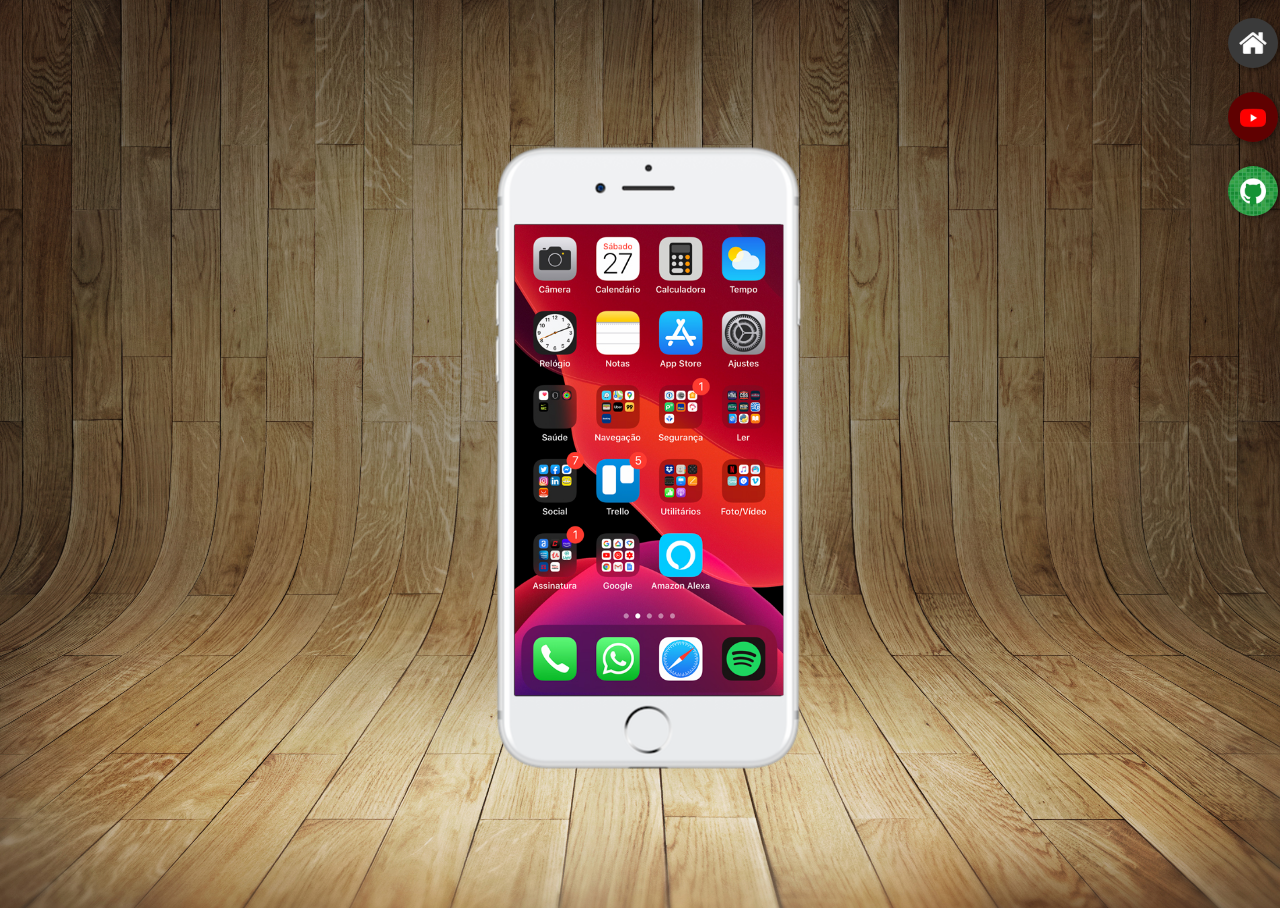
<file: index.html>
<!DOCTYPE html>
<html lang="pt-br">
<head>
    <meta charset="UTF-8">
    <meta name="viewport" content="width=device-width, initial-scale=1.0">
    <link rel="shortcut icon" href="favicon.ico" type="image/x-icon">
    <link rel="stylesheet" href="estilos/style.css">
    <title>Projeto Redes Sociais</title>
</head>
<body>
    <main>
        <section id="telefone">
            <iframe src="home.html" name="tela" id="tela" frameborder="0"></iframe>
        </section>
        <section id="redes-sociais">
            <a href="home.html" target="tela"><img src="imagens/logo-home.jpg" alt="Home"></a> <br>
            <a href="youtube.html" target="tela"><img src="imagens/logo-youtube.jpg" alt="YouTube"></a><br>
            <a href="github.html" target="tela"><img src="imagens/logo-github.jpg" alt="GitHub"></a>
        </section>
    </main>
</body>
</html>
</file>
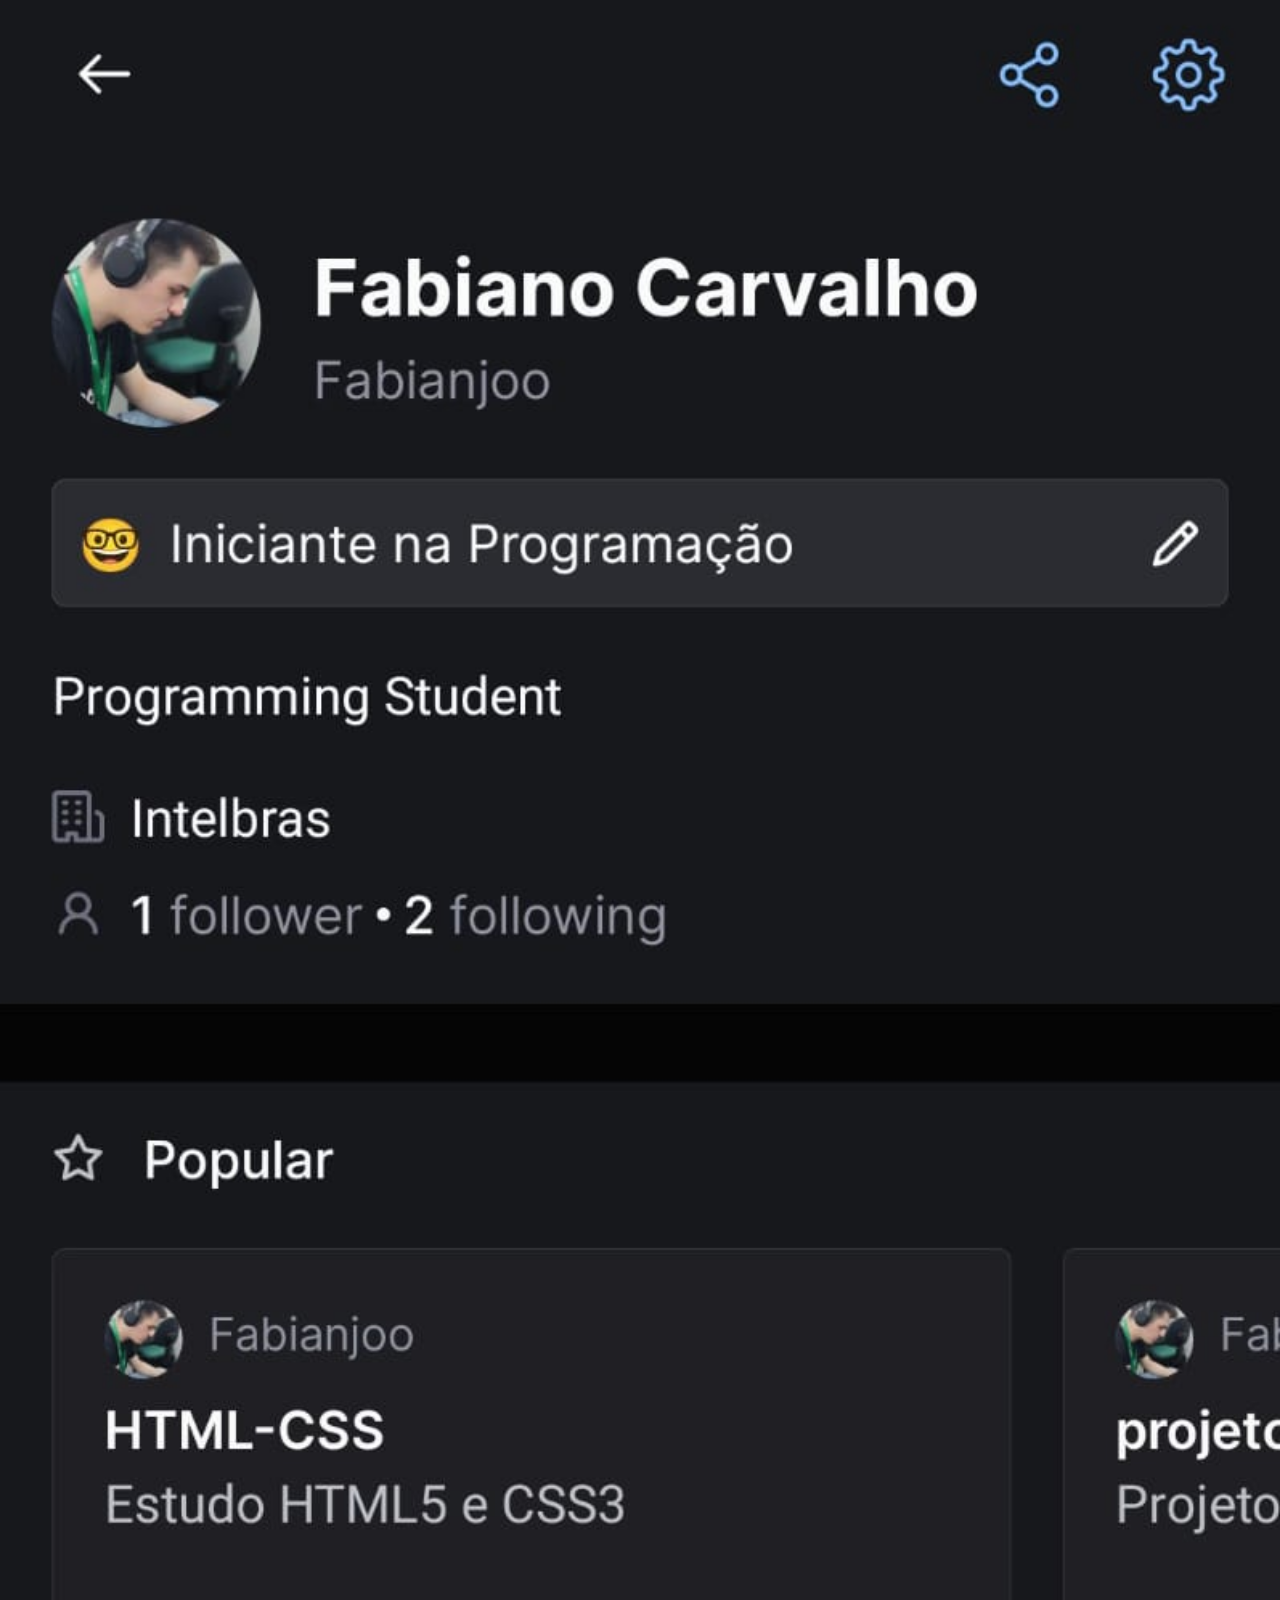
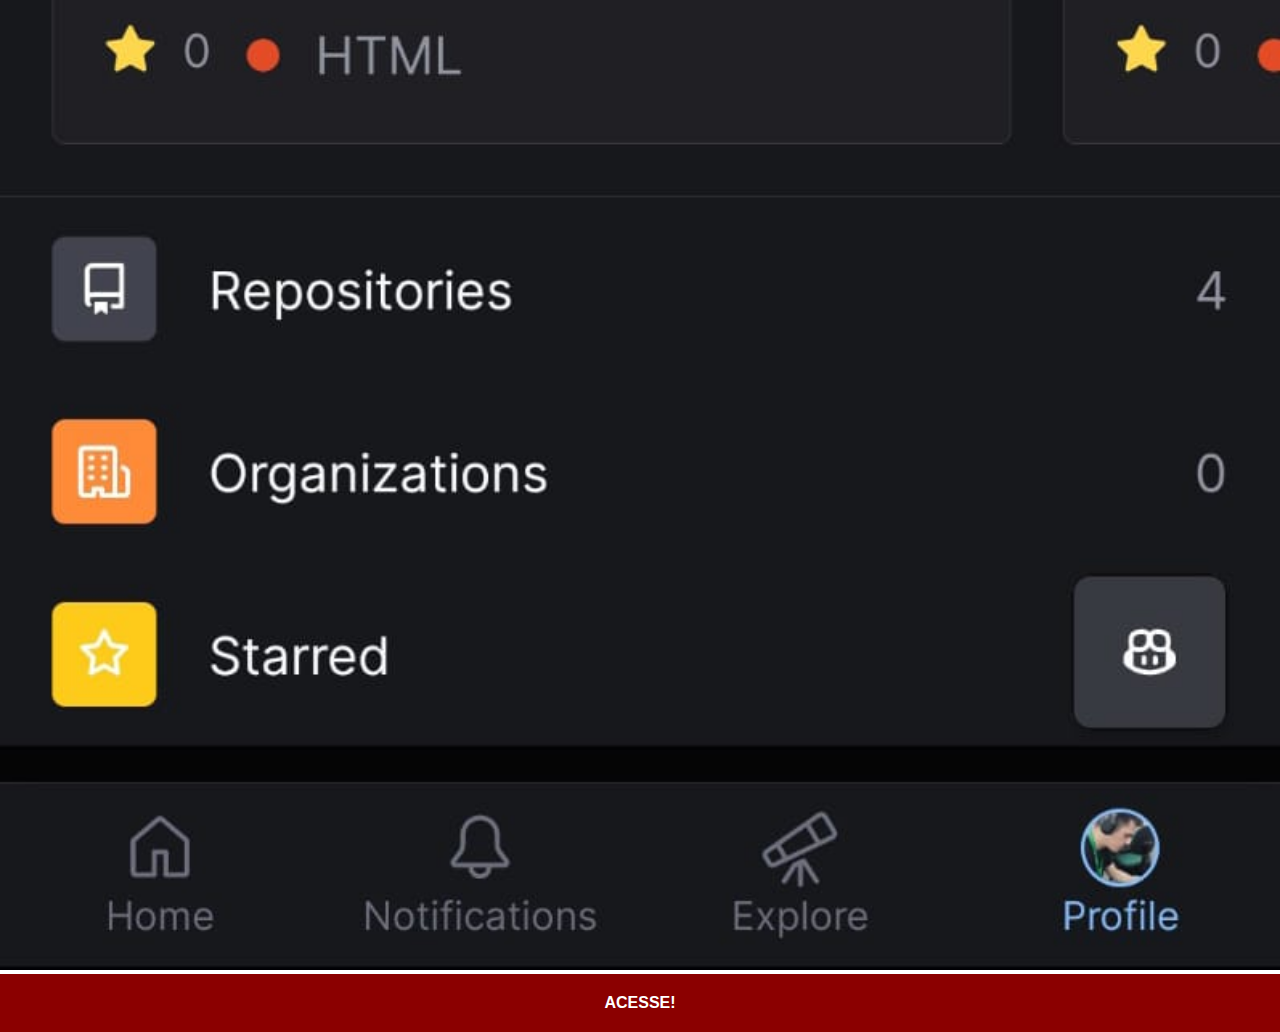
<file: github.html>
<!DOCTYPE html>
<html lang="pt-br">
<head>
    <meta charset="UTF-8">
    <meta name="viewport" content="width=device-width, initial-scale=1.0">
    <title>GitHub</title>
    <link rel="stylesheet" href="estilos/social.css">
</head>
<body>
    <img src="imagens/tela-github.jpg" alt="GitHub">
    <a href="https://github.com/Fabianjoo" target="_blank">ACESSE!</a>
</body>
</html>
</file>
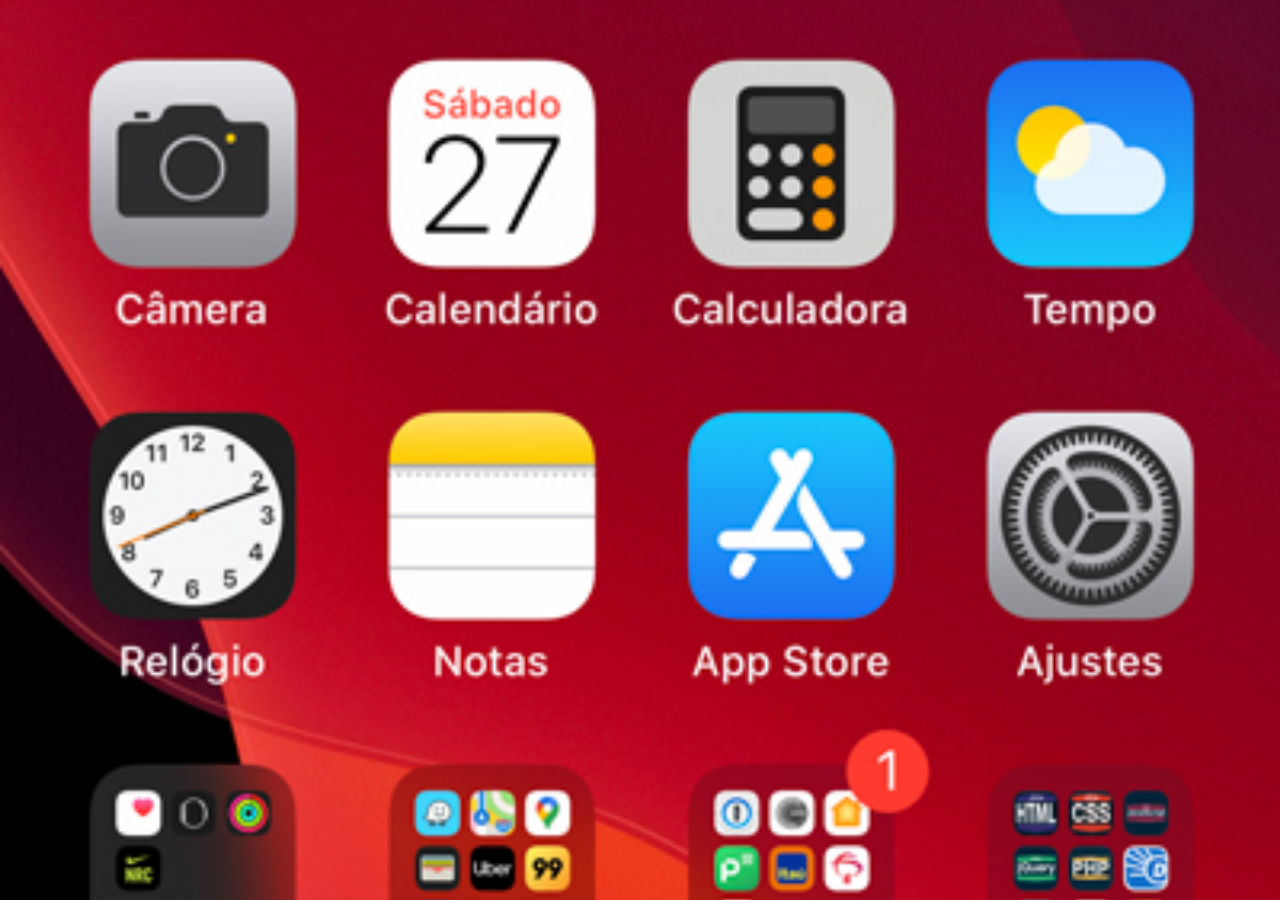
<file: home.html>
<!DOCTYPE html>
<html lang="pt-br">
<head>
    <meta charset="UTF-8">
    <meta name="viewport" content="width=device-width, initial-scale=1.0">
    <title>Home</title>
</head>
<style>
    *{
        margin: 0px;
        padding: 0px;
    }

    body{
        width: 100vw;
        height: 100vh;
        background: black url('imagens/tela-home.jpg') no-repeat center top;
        background-size: cover;
    }
</style>
<body>
    
</body>
</html>
</file>
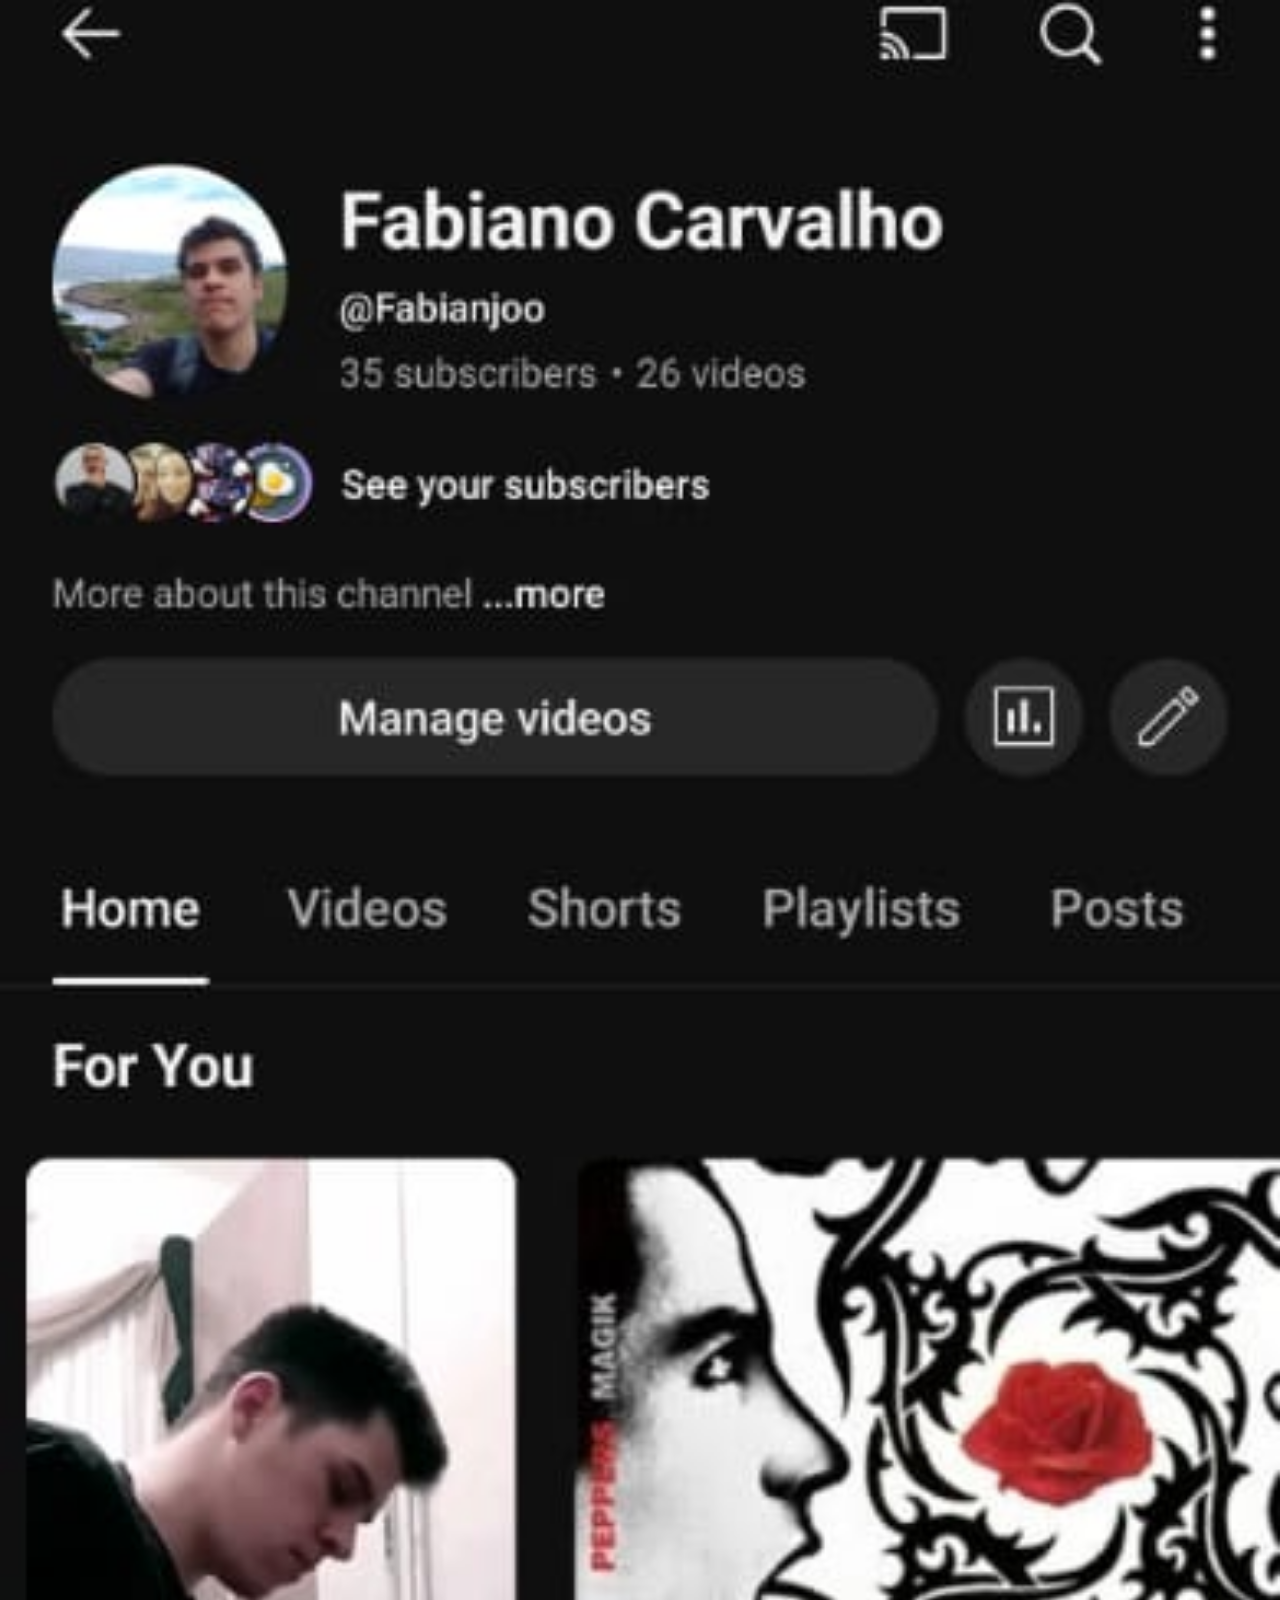
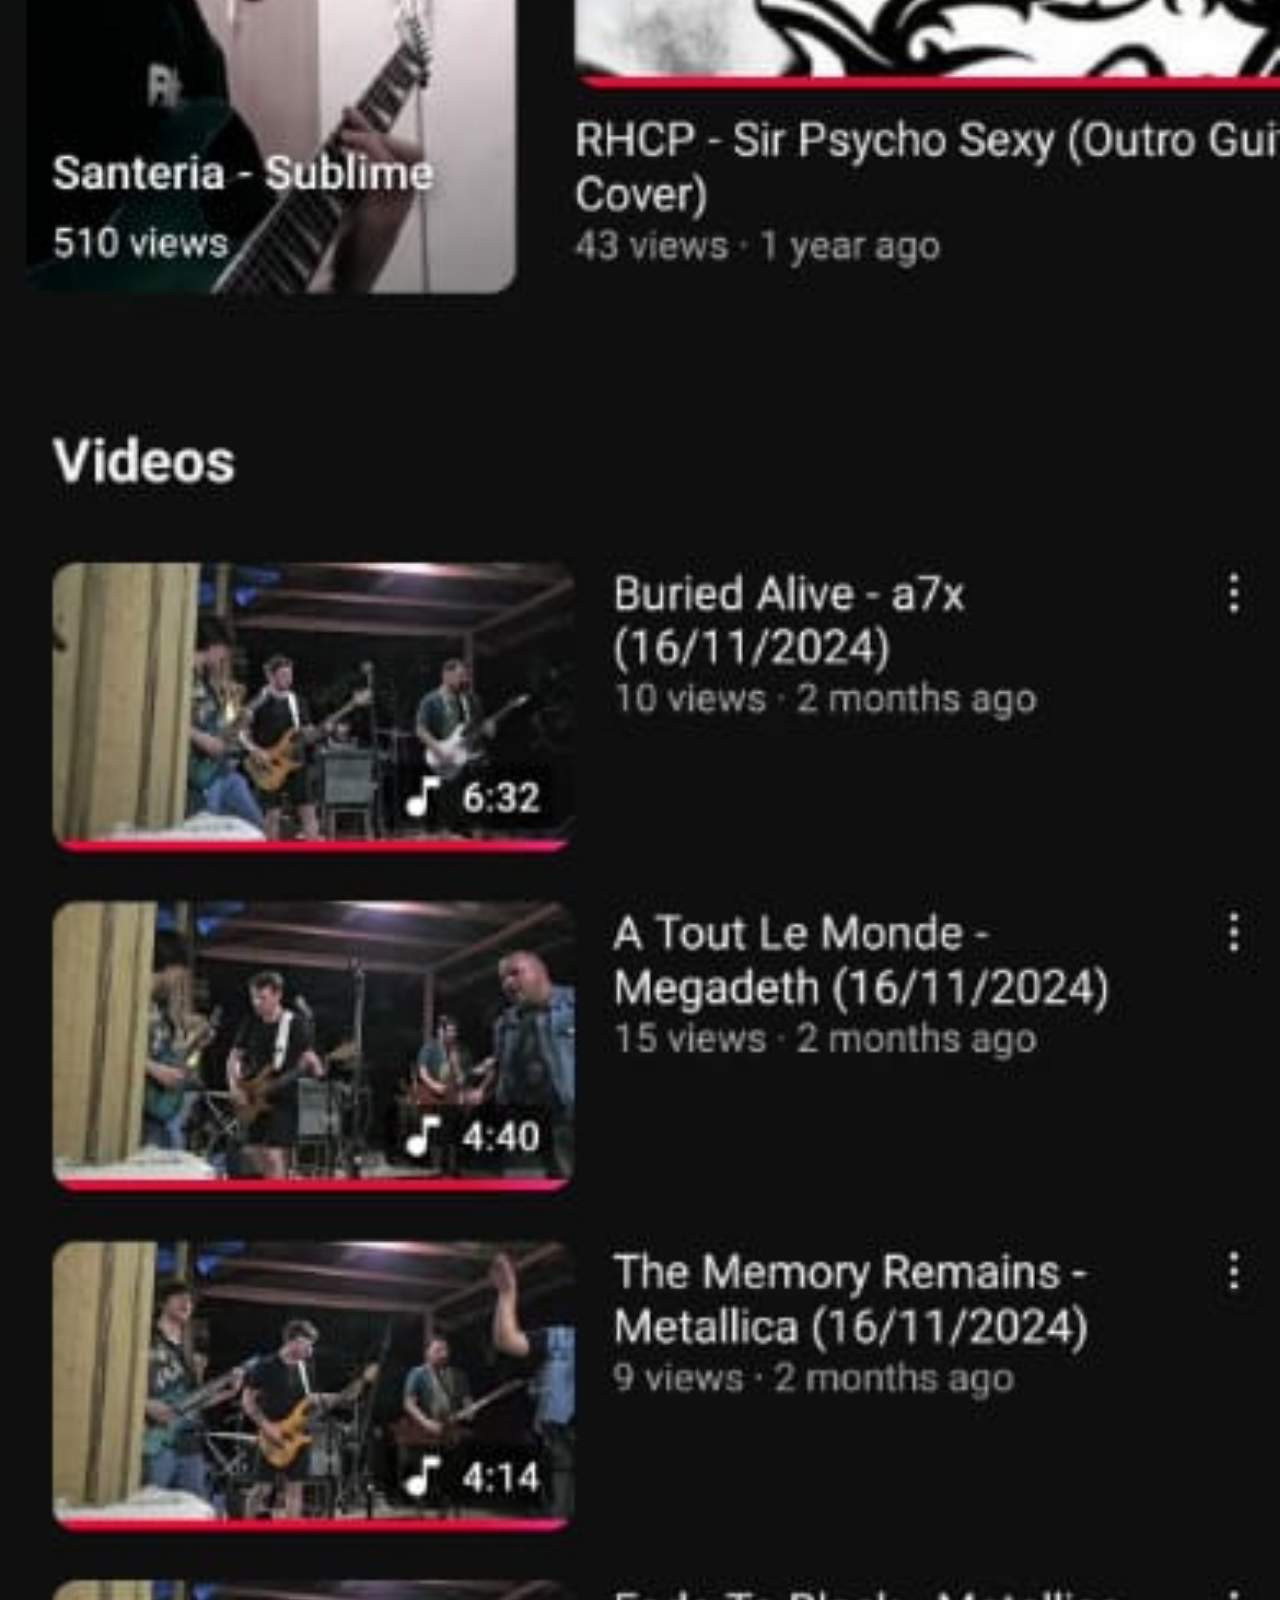
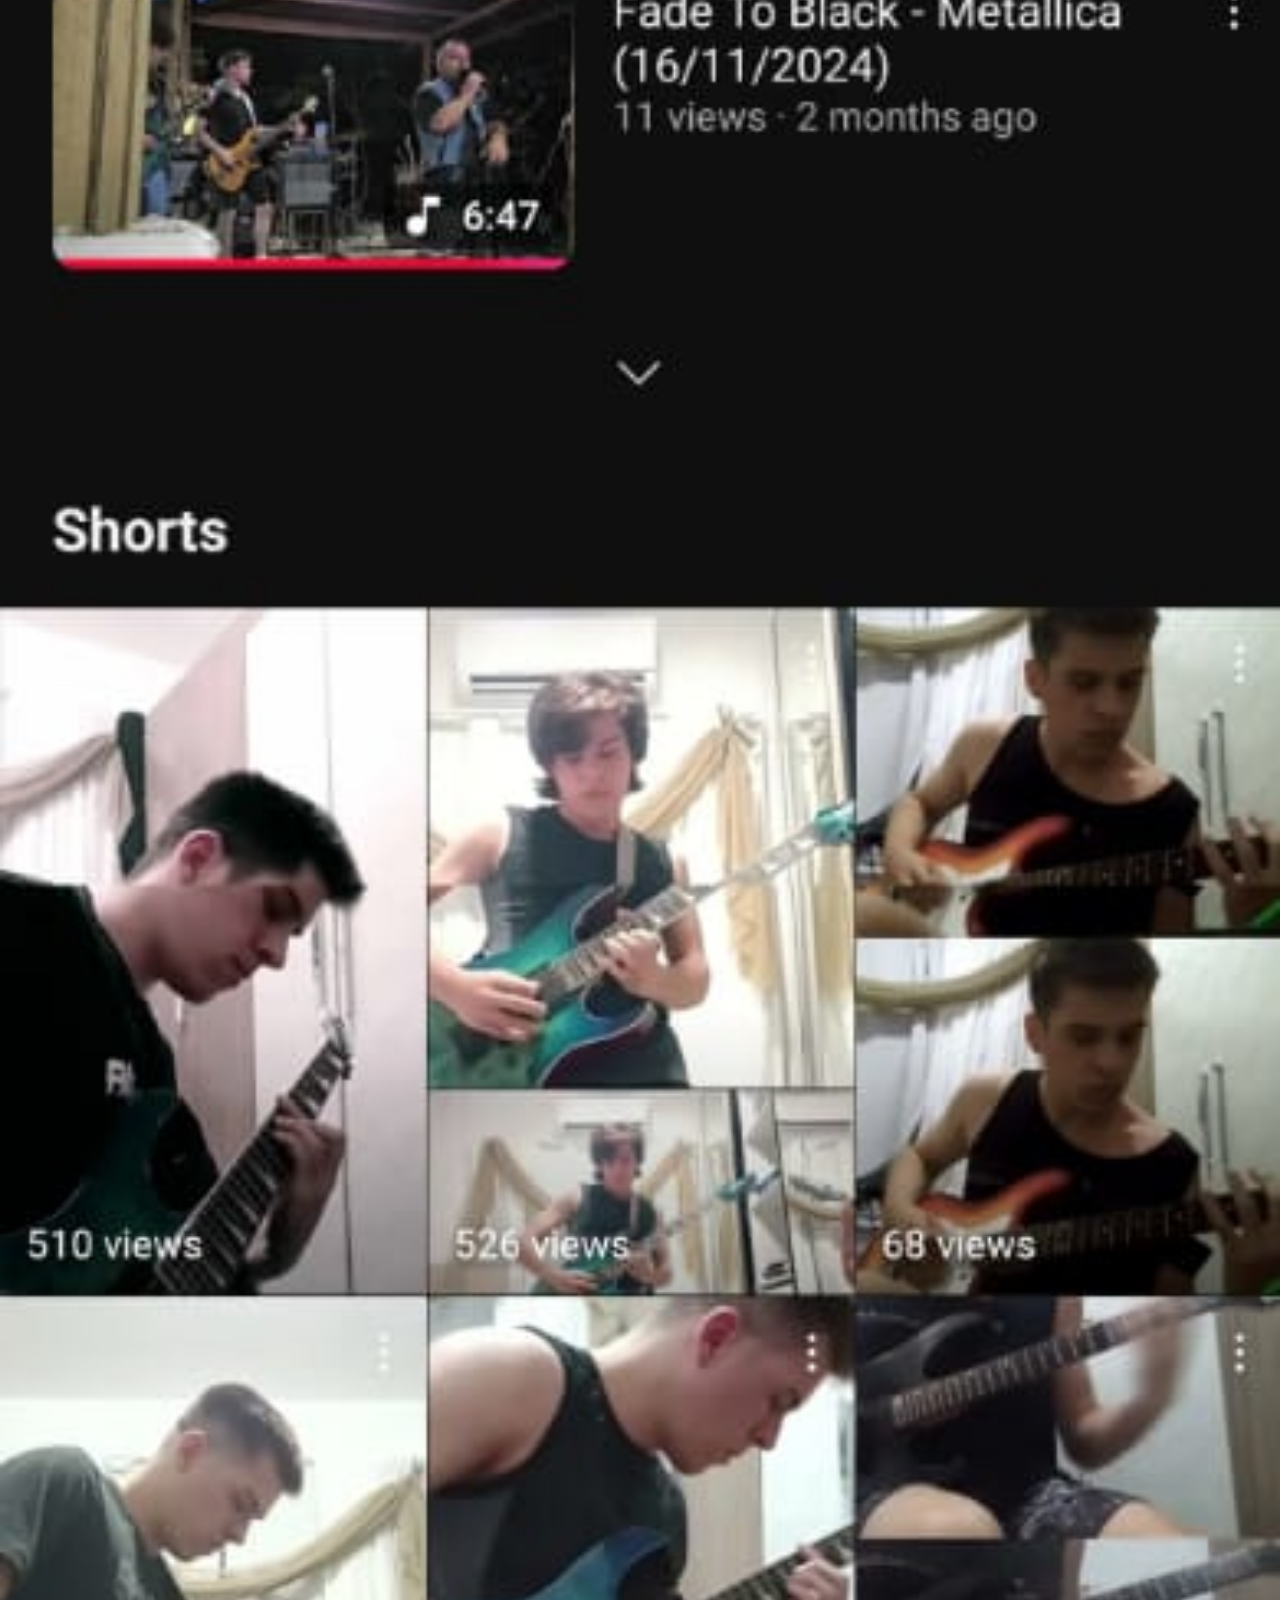
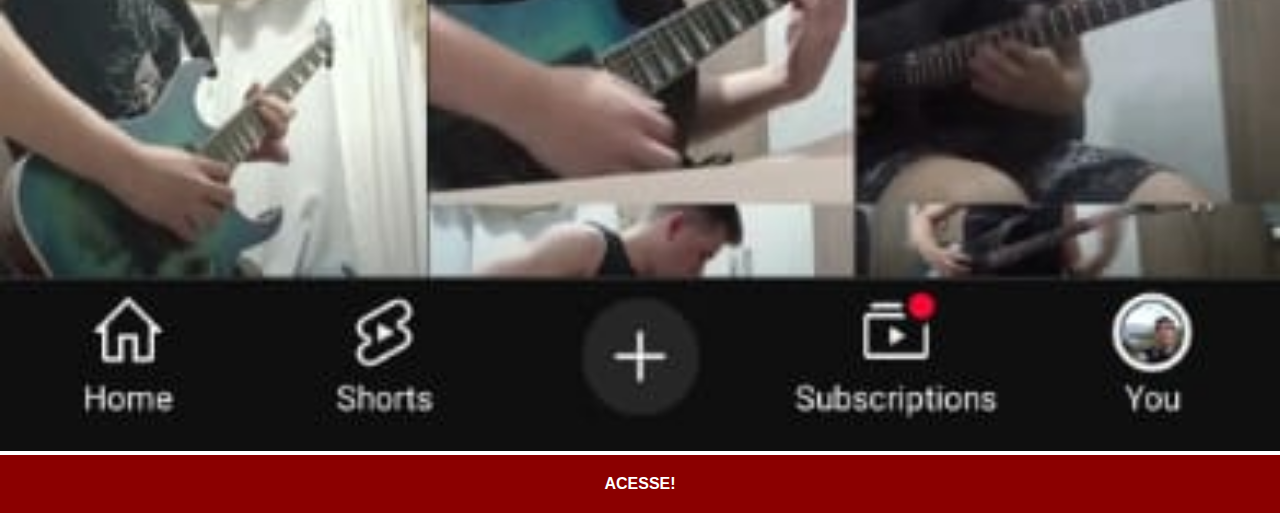
<file: youtube.html>
<!DOCTYPE html>
<html lang="pt-br">
<head>
    <meta charset="UTF-8">
    <meta name="viewport" content="width=device-width, initial-scale=1.0">
    <title>Youtube</title>
   <link rel="stylesheet" href="estilos/social.css">
</head>
<body>
    <img src="imagens/tela-youtube.jpg" alt="YouTube">
    <a href="https://www.youtube.com/@Fabianjoo" target="_blank">ACESSE!</a>
</body>
</html>
</file>
<file: estilos/style.css>
@charset "UTF-8"

*{
    margin: 0px;
    padding: 0px;
    font-family: Arial, Helvetica, sans-serif;
}

html, body{
    height: 100vh;
    width: 100vw;
    overflow-x: hidden; 
    overflow-y: hidden;
}

body{
background: url('../imagens/fundo-madeira.jpg') no-repeat top center;
background-size: cover;
background-attachment: fixed;
}

main{
    height: 100vh;
    width: 100vw;
    position: relative;
}

section#telefone{
    position: absolute;
    top: 50%;
    left: 50%;
    transform: translate(-50%, -50%);
    
    height: 627px;
    width: 311px;
    background: url('../imagens/frame-iphone.png') no-repeat; 
}

iframe#tela{
    position: relative;
    top: 80px ;
    left: 22px;
    width: 269px;
    height: 471px;
}

section#redes-sociais{
    text-align: right;
}

section#redes-sociais > a > img{
    width: 50px;
    height: 50px;
    margin: 10px;
    border-radius: 50%;
    box-shadow: 2px 2px 5px rgba(0, 0, 0, 0.404);
    box-sizing: border-box;
}

section#redes-sociais > a > img:hover{
    border: 2px solid rgba(255, 255, 255, 0.678);
    transform: translate(-3px, -3px);
    transition: transform 0.5s, border 0.2s;
}
</file>
<file: estilos/social.css>
@charset "UTF-8";

*{
    margin: 0px;
    padding: 0px;
    font-family: Arial, Helvetica, sans-serif;
    overflow-x: hidden; 
}

img{
    width: 100vw;
}

a{
    display: block;
    background-color: darkred;
    color: white;
    padding: 20px;
    text-align: center;
    font-weight: bolder;
    text-decoration: none;
}

a:hover{
    background-color: red;
}
</file>
